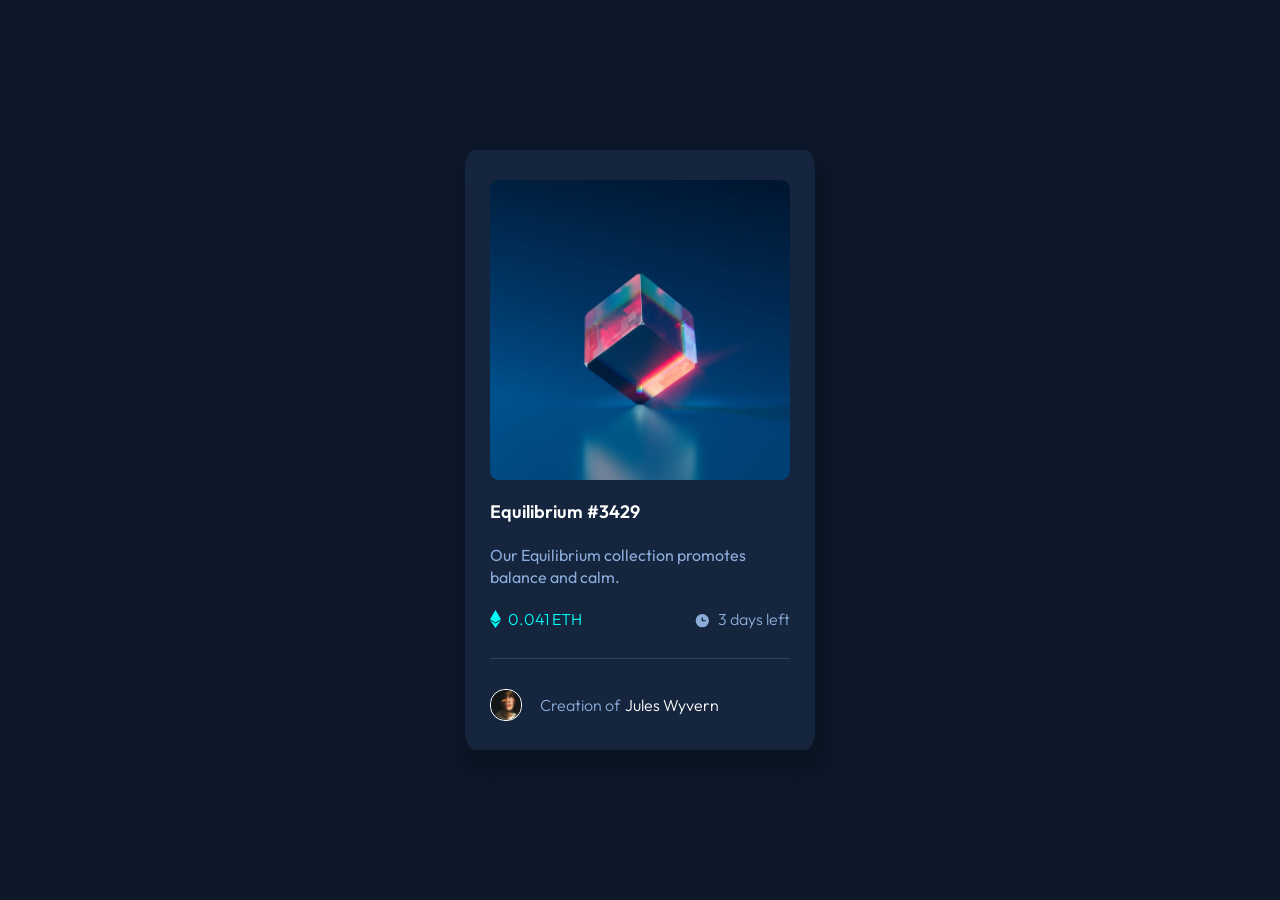
<file: index.html>
<!DOCTYPE html>
<html lang="en">
    <head>
        <meta charset="UTF-8" />
        <meta name="viewport" content="width=device-width, initial-scale=1.0" />
        <!-- displays site properly based on user's device -->
        <!--link rel="icon" type="image/png" sizes="32x32"
    href="./images/favicon-32x32.png">---->

        <title>Frontend Mentor | NFT preview card component</title>
        <link rel="preconnect" href="https://fonts.googleapis.com" />
        <link rel="preconnect" href="https://fonts.gstatic.com" crossorigin />
        <link
            href="https://fonts.googleapis.com/css2?family=Outfit:wght@300;400;600&display=swap"
            rel="stylesheet"
        />
        <link rel="stylesheet" href="./styles/normalize.css" />
        <link rel="stylesheet" href="./styles/style.css" />
    </head>
    <body>
        <main class="card">
            <span class="first-image"> </span>
            <div class="text">
                <h1 class="title">Equilibrium #3429</h1>
                <h4 class="description">
                    Our Equilibrium collection promotes balance and calm.
                </h4>
                <div class="price-remain">
                    <div class="icon-container">
                        <img src="./images/icon-ethereum.svg" />
                        <span class="price">0.041 ETH</span>
                    </div>
                    <div class="icon-container">
                        <svg
                            class="clock"
                            width="17"
                            height="17"
                            xmlns="http://www.w3.org/2000/svg"
                        >
                            <path
                                d="M8.305 2.007a6.667 6.667 0 1 0 0 13.334 6.667 6.667 0 0 0 0-13.334Zm2.667 7.334H8.305a.667.667 0 0 1-.667-.667V6.007a.667.667 0 0 1 1.334 0v2h2a.667.667 0 0 1 0 1.334Z"
                                fill="#8BACD9"
                            />
                        </svg>

                        <span class="days">3 days left</span>
                    </div>
                </div>
                <div class="border"></div>

                <div class="end">
                    <img class="avatar" src="./images/image-avatar.png" />
                    <span class="creation">Creation of</span>
                    <div class="jules">Jules Wyvern</div>
                </div>
            </div>
        </main>
    </body>
</html>
</file>
<file: styles/style.css>
:root {
    --Softblue: hsl(215, 51%, 70%);
    --Cyan: hsl(178, 100%, 50%);
    --veryDarkbluemainBG: hsl(217, 54%, 11%);
    --VeryDarkbluecardBG: hsl(216, 50%, 16%);
    --Verydarkblueline: hsl(215, 32%, 27%);
    --white: hsl(0, 0%, 100%);
    --fontParagraph: 1.125rem;
    --cyanHover: hsl(178, 100%, 50%, 0.3);
}
body {
    height: 100vh;
    background-color: hsl(217, 54%, 11%);
    display: flex;
}
* {
    font-family: "Outfit", sans-serif;
    font-weight: 600;
}

.card {
    margin: auto;
    background-color: var(--VeryDarkbluecardBG);
    height: 37.5rem; /* 600 px*/
    width: 21.875rem; /*350px*/
    display: flex;
    flex-flow: column nowrap;
    justify-content: flex-start;
    align-items: center;
    border-radius: 3%;
    box-shadow: 4px 16px 19px 10px rgba(8, 17, 30, 0.64);
}
.first-image {
    width: 18.75rem;
    height: 18.75rem;
    margin-top: 1.875rem;
    border-radius: 3%;
    cursor: pointer;
    background: url(../images/image-equilibrium.jpg);
    background-position: center;
    background-size: cover;
    position: relative;
}
.first-image:hover {
    background: linear-gradient(var(--cyanHover), var(--cyanHover)),
        url(../images/image-equilibrium.jpg);
    background-position: center;
    background-size: cover;
}
.first-image:hover::after {
    content: "";
    background-image: url(../images/icon-view.svg);
    height: 2.5rem;
    width: 2.8125rem;
    position: absolute;
    top: 47%;
    left: 50%;
    transform: translate(-50%, -47%);
}

.text {
    width: 18.75rem;
    height: 13.4375rem;
    margin-top: 0.625rem;
}
.title {
    color: white;
    font-size: var(--fontParagraph);
    cursor: pointer;
}
.title:hover {
    color: var(--Cyan);
}

.description {
    line-height: 1.4;
    color: var(--Softblue);
    font-family: "Outfit", sans-serif;
    font-weight: 400;
}

.price-remain {
    display: flex;
    align-items: center;
    flex-direction: row nowrap;
    justify-content: space-between;
}
.price {
    margin-left: 7px;
    color: var(--Cyan);
    font-family: "Outfit", sans-serif;
    font-weight: 300;
}
.days {
    margin-left: 0.25rem;
    color: var(--Softblue);
    font-family: "Outfit", sans-serif;
    font-weight: 300;
}
.icon-container {
    display: flex;
    align-items: center;
}
.clock {
    position: relative;
    top: 0.0625rem;
    margin-right: 3px;
}

.border {
    margin: 1.875rem 0;
    width: 100%;
    height: 0.0625rem;
    background-color: var(--Verydarkblueline);
}
.end {
    display: flex;
    align-items: center;
    margin-top: 0.9375rem;
    margin-bottom: 2.3125rem;
}
.avatar {
    height: 1.875rem;
    width: 1.875rem;
    margin-right: 1.125rem;
    border: 0.0625rem solid white;
    border-radius: 0.9375rem;
}
.creation {
    color: var(--Softblue);
    font-family: "Outfit", sans-serif;
    font-weight: 300;
}
.jules {
    margin-left: 0.3125rem;
    color: white;
    font-family: "Outfit", sans-serif;
    font-weight: 300;
    cursor: pointer;
}
.jules:hover {
    color: var(--Cyan);
}
@media (max-width: 37.5rem) {
    body {
        display: block;
        margin-top: 3.75rem;
    }
}
</file>
